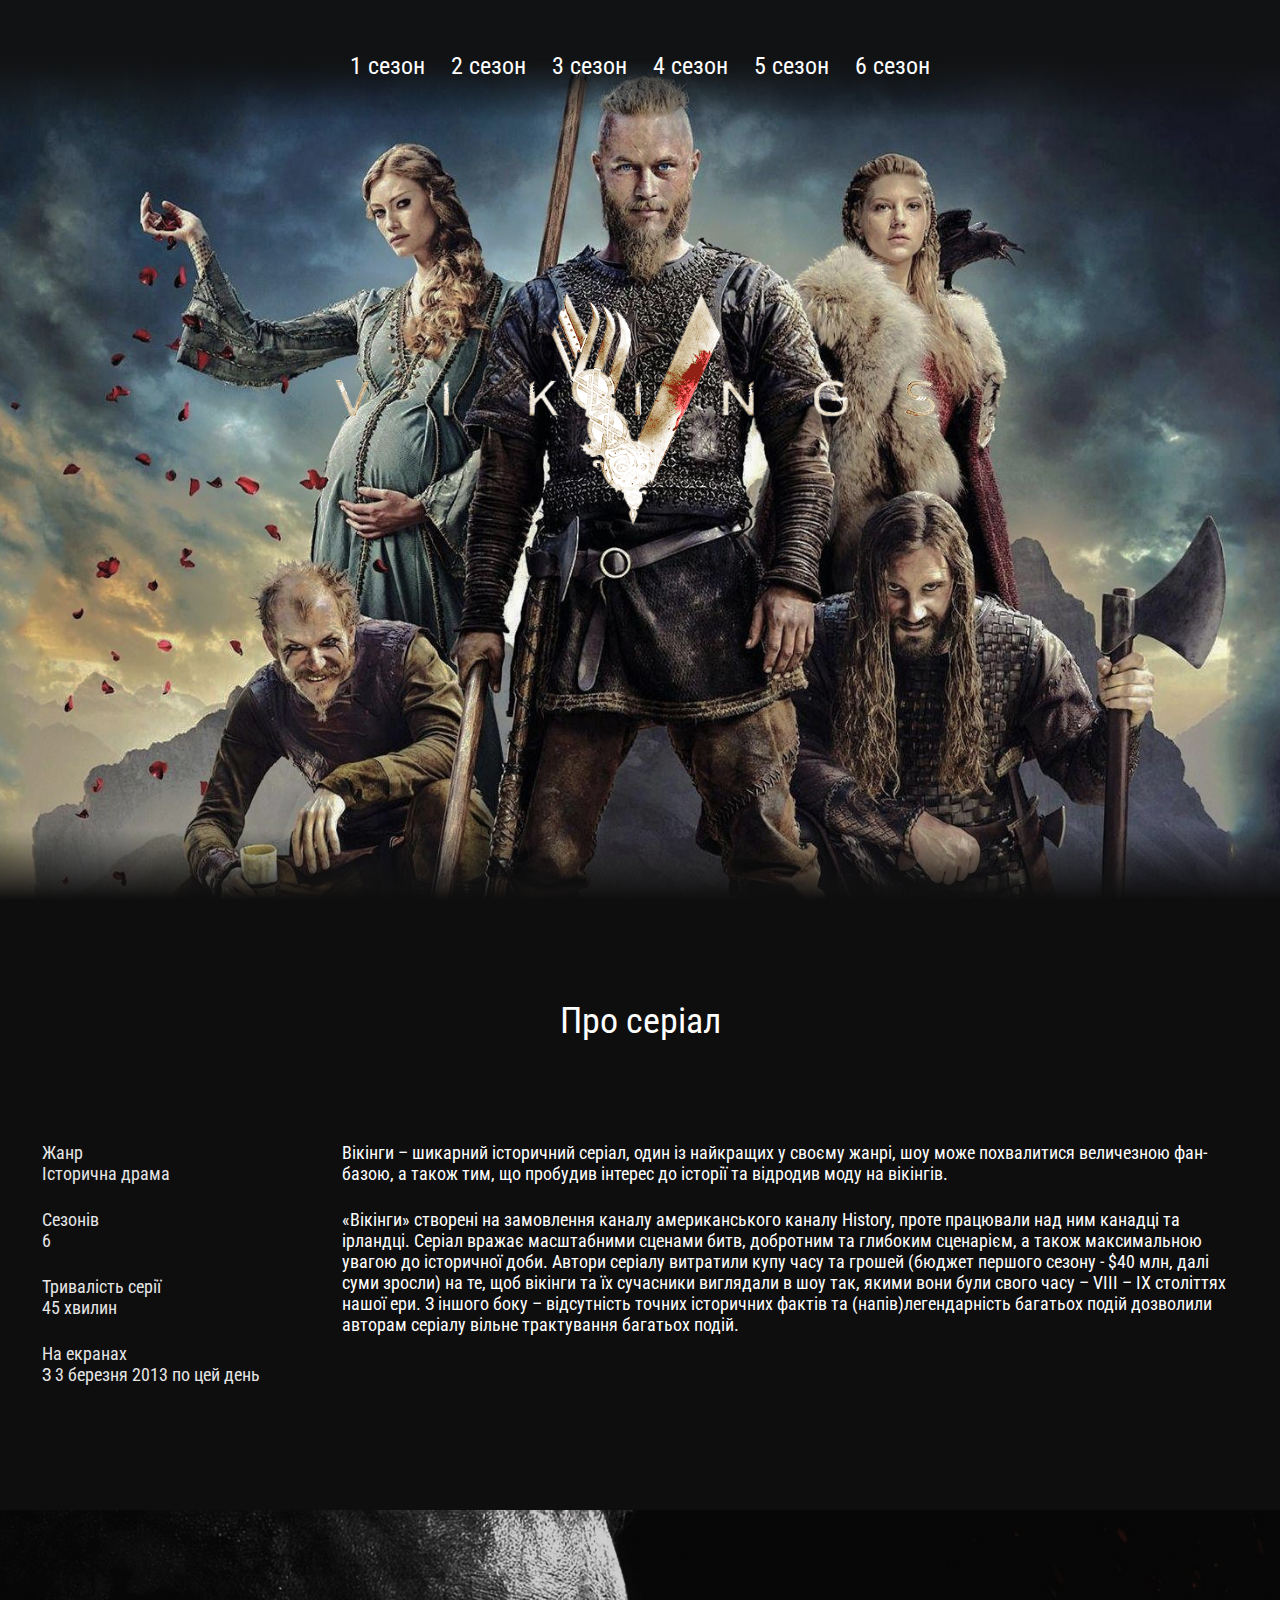
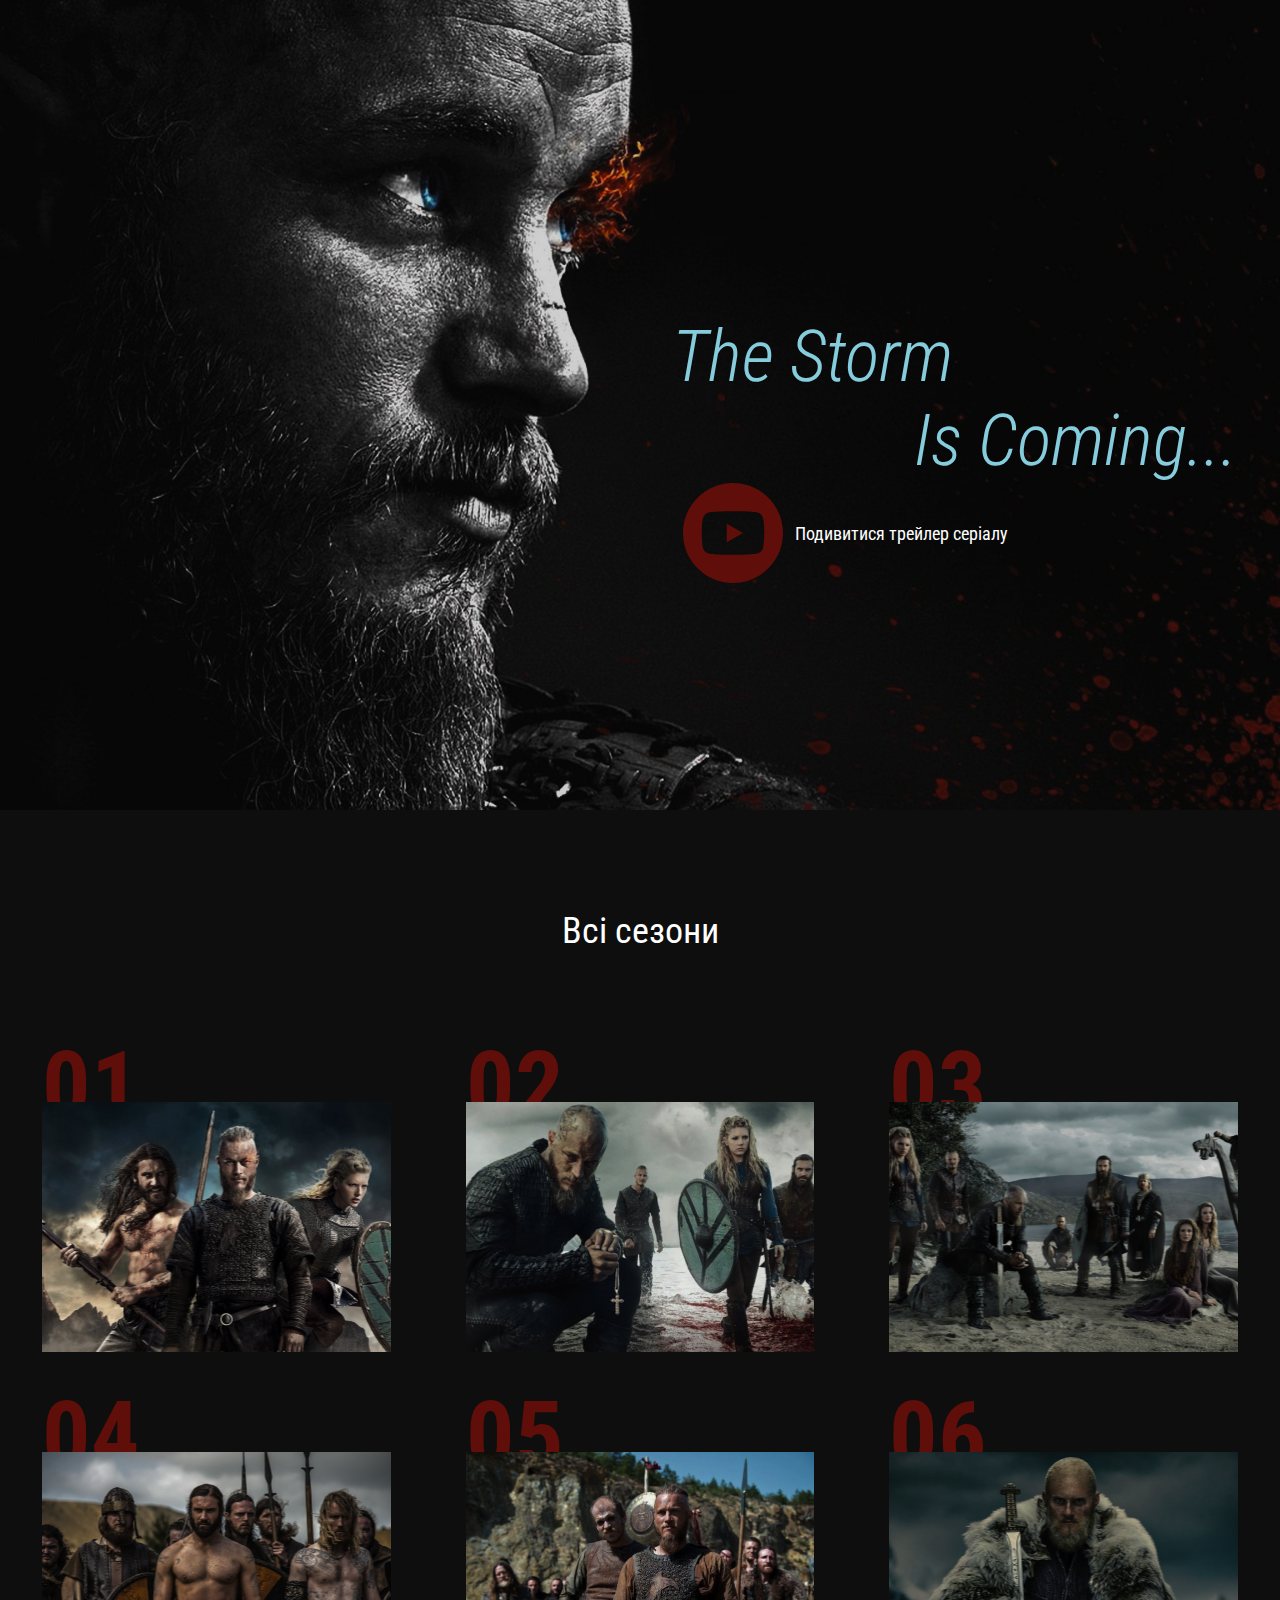
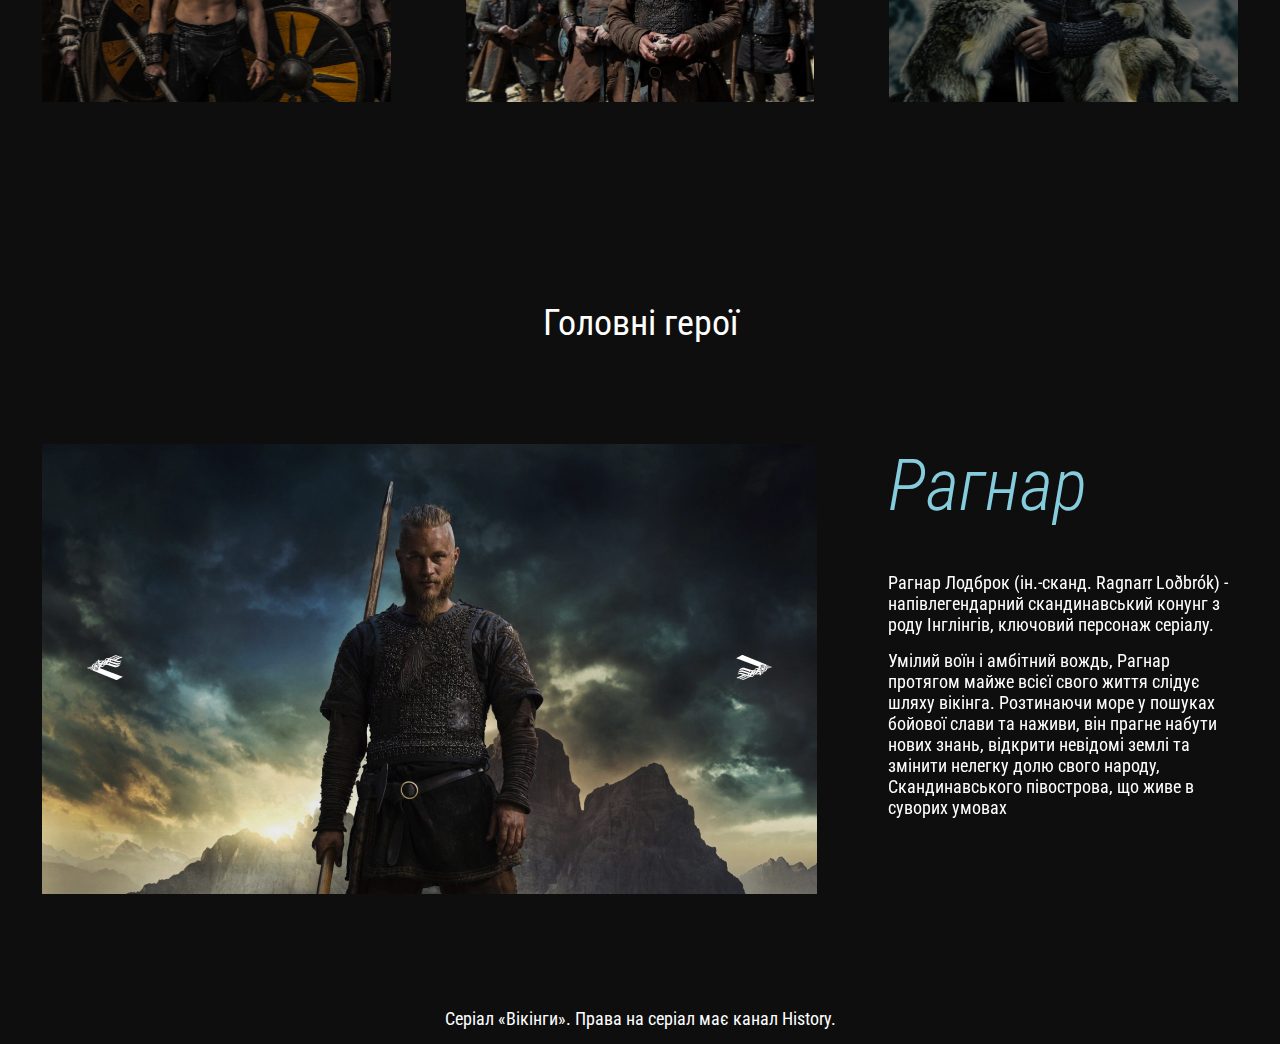
<file: index.html>
<!DOCTYPE html>
<html lang="uk">
  <head>
    <meta charset="UTF-8" />
    <meta name="viewport" content="width=device-width, initial-scale=1.0" />
    <meta http-equiv="X-UA-Compatible" content="ie=edge" />
    <title>Document</title>
    <link rel="preconnect" href="https://fonts.googleapis.com" />
    <link rel="preconnect" href="https://fonts.gstatic.com" crossorigin />
    <link
      href="https://fonts.googleapis.com/css2?family=Roboto+Condensed:ital,wght@0,400;0,700;1,300&display=swap"
      rel="stylesheet"
    />
    <link rel="stylesheet" href="css/reset.css" />
    <link rel="stylesheet" href="css/slick.css" />
    <link rel="stylesheet" href="css/jquery.fancybox.css" />
    <link rel="stylesheet" href="css/style.css" />
  </head>
  <body>
    <header class="header">
      <nav class="menu">
        <button class="menu__btn">
          <span></span>
        </button>
        <ul class="menu__list">
          <li class="menu__list-item">
            <a class="menu__list-link" href="season-1.html">1 cезон</a>
          </li>
          <li class="menu__list-item">
            <a class="menu__list-link" href="#">2 cезон</a>
          </li>
          <li class="menu__list-item">
            <a class="menu__list-link" href="#">3 cезон</a>
          </li>
          <li class="menu__list-item">
            <a class="menu__list-link" href="#">4 cезон</a>
          </li>
          <li class="menu__list-item">
            <a class="menu__list-link" href="#">5 cезон</a>
          </li>
          <li class="menu__list-item">
            <a class="menu__list-link" href="#">6 cезон</a>
          </li>
        </ul>
      </nav>
      <div class="logo">
        <img class="logo__img" src="images/logo.png" alt="logo" />
      </div>
    </header>

    <section class="about section-page">
      <div class="container">
        <h3 class="title">Про серіал</h3>
        <div class="about__inner">
          <ul class="about__info">
            <li class="about__info-item">
              Жанр
              <span>Історична драма</span>
            </li>
            <li class="about__info-item">
              Сезонів
              <span>6</span>
            </li>
            <li class="about__info-item">
              Тривалість серії
              <span>45 хвилин</span>
            </li>
            <li class="about__info-item">
              На екранах
              <span>З 3 березня 2013 по цей день</span>
            </li>
          </ul>
          <div class="about__text">
            <p>
              Вікінги – шикарний історичний серіал, один із найкращих у своєму
              жанрі, шоу може похвалитися величезною фан-базою, а також тим, що
              пробудив інтерес до історії та відродив моду на вікінгів.
            </p>
            <p>
              «Вікінги» створені на замовлення каналу американського каналу
              History, проте працювали над ним канадці та ірландці. Серіал
              вражає масштабними сценами битв, добротним та глибоким сценарієм,
              а також максимальною увагою до історичної доби. Автори серіалу
              витратили купу часу та грошей (бюджет першого сезону - $40 млн,
              далі суми зросли) на те, щоб вікінги та їх сучасники виглядали в
              шоу так, якими вони були свого часу – VIII – IX століттях нашої
              ери. З іншого боку – відсутність точних історичних фактів та
              (напів)легендарність багатьох подій дозволили авторам серіалу
              вільне трактування багатьох подій.
            </p>
          </div>
        </div>
      </div>
    </section>

    <section class="video">
      <div class="container">
        <h3 class="video__text">
          <span> The Storm </span>
          Is Coming...
        </h3>
        <a
          class="video__btn"
          data-fancybox
          href="https://youtu.be/UsKf1fUCEXc?autoplay=0"
        >
          Подивитися трейлер серіалу
        </a>
      </div>
    </section>

    <section class="seasons section-page">
      <div class="container">
        <h3 class="title">Всі сезони</h3>
        <ol class="seasons__inner">
          <li
            class="seasons__item"
            style="background-image: url(images/s01.jpg)"
          >
            <a class="seasons__link" href="season-1.html">Дивитися</a>
          </li>
          <li
            class="seasons__item"
            style="background-image: url(images/s02.jpg)"
          >
            <a class="seasons__link" href="#">Дивитися</a>
          </li>
          <li
            class="seasons__item"
            style="background-image: url(images/s03.jpg)"
          >
            <a class="seasons__link" href="#">Дивитися</a>
          </li>
          <li
            class="seasons__item"
            style="background-image: url(images/s04.jpg)"
          >
            <a class="seasons__link" href="#">Дивитися</a>
          </li>
          <li
            class="seasons__item"
            style="background-image: url(images/s05.jpg)"
          >
            <a class="seasons__link" href="#">Дивитися</a>
          </li>
          <li
            class="seasons__item"
            style="background-image: url(images/s06.jpg)"
          >
            <a class="seasons__link" href="#">Дивитися</a>
          </li>
        </ol>
      </div>
    </section>

    <section class="heroes section-page">
      <div class="container">
        <h3 class="title">Головні герої</h3>
        <div class="heroes__inner">
          <div class="heroes__slider-img">
            <img
              class="heroes__images"
              src="images/hero-1.jpg"
              alt="hero image"
            />
            <img
              class="heroes__images"
              src="images/hero-1.jpg"
              alt="hero image"
            />
            <img
              class="heroes__images"
              src="images/hero-1.jpg"
              alt="hero image"
            />
          </div>
          <div class="heroes__slider-text">
            <div class="heroes__text">
              <h4 class="heroes__name">Рагнар</h4>
              <p>
                Рагнар Лодброк (ін.-сканд. Ragnarr Loðbrók) - напівлегендарний
                скандинавський конунг з роду Інглінгів, ключовий персонаж
                серіалу.
              </p>
              <p>
                Умілий воїн і амбітний вождь, Рагнар протягом майже всієї свого
                життя слідує шляху вікінга. Розтинаючи море у пошуках бойової
                слави та наживи, він прагне набути нових знань, відкрити
                невідомі землі та змінити нелегку долю свого народу,
                Скандинавського півострова, що живе в суворих умовах
              </p>
            </div>
            <div class="heroes__text">
              <h4 class="heroes__name">Лагерта</h4>
              <p>
                Рагнар Лодброк (ін.-сканд. Ragnarr Loðbrók) - напівлегендарний
                скандинавський конунг з роду Інглінгів, ключовий персонаж
                серіалу.
              </p>
              <p>
                Умілий воїн і амбітний вождь, Рагнар протягом майже всієї свого
                життя слідує шляху вікінга. Розтинаючи море у пошуках бойової
                слави та наживи, він прагне набути нових знань, відкрити
                невідомі землі та змінити нелегку долю свого народу,
                Скандинавського півострова, що живе в суворих умовах
              </p>
            </div>
            <div class="heroes__text">
              <h4 class="heroes__name">Рагнар3</h4>
              <p>
                Рагнар Лодброк (ін.-сканд. Ragnarr Loðbrók) - напівлегендарний
                скандинавський конунг з роду Інглінгів, ключовий персонаж
                серіалу.
              </p>
              <p>
                Умілий воїн і амбітний вождь, Рагнар протягом майже всієї свого
                життя слідує шляху вікінга. Розтинаючи море у пошуках бойової
                слави та наживи, він прагне набути нових знань, відкрити
                невідомі землі та змінити нелегку долю свого народу,
                Скандинавського півострова, що живе в суворих умовах
              </p>
            </div>
          </div>
        </div>
      </div>
    </section>

    <footer class="footer">
      <div class="container">
        <p class="copy">Серіал «Вікінги». Права на серіал має канал History.</p>
      </div>
    </footer>

    <script src="https://ajax.googleapis.com/ajax/libs/jquery/3.4.1/jquery.min.js"></script>
    <script src="js/slick.min.js"></script>
    <script src="js/jquery.fancybox.min.js"></script>
    <script src="js/main.js"></script>
  </body>
</html>
</file>
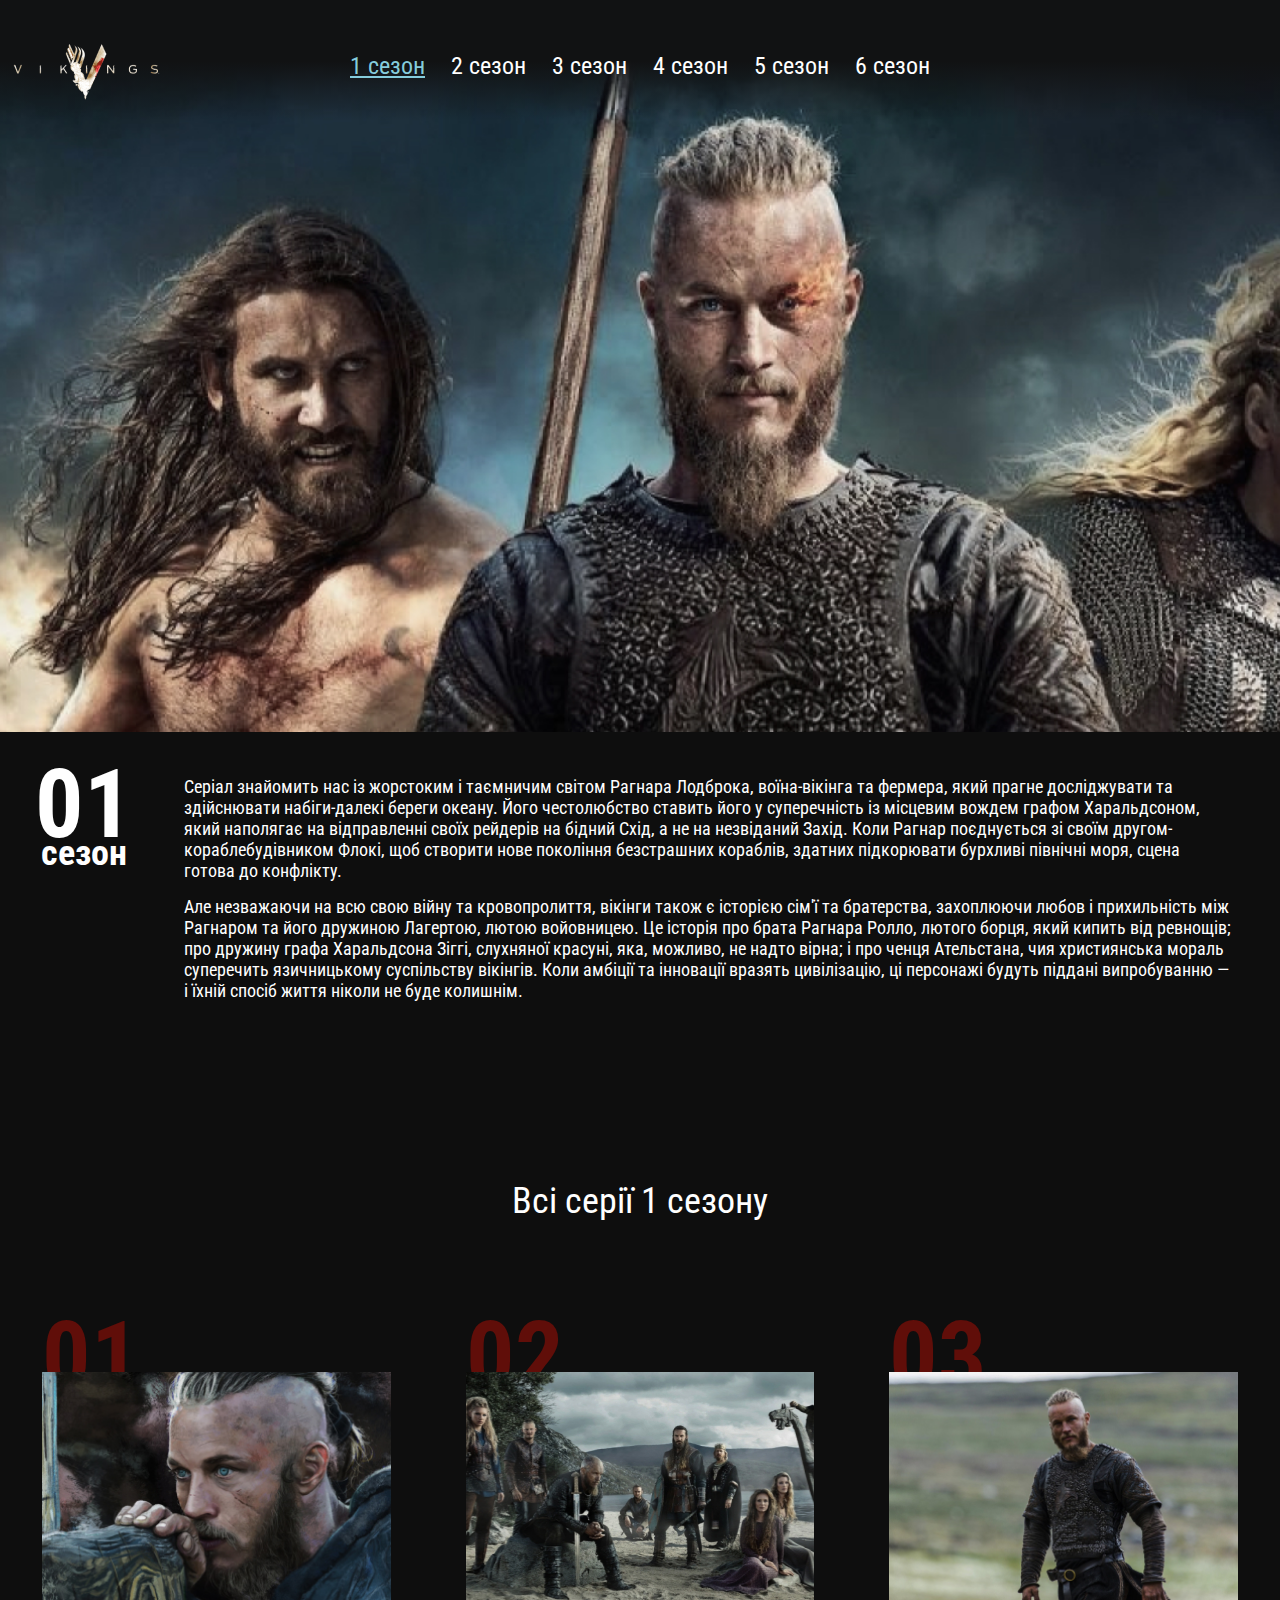
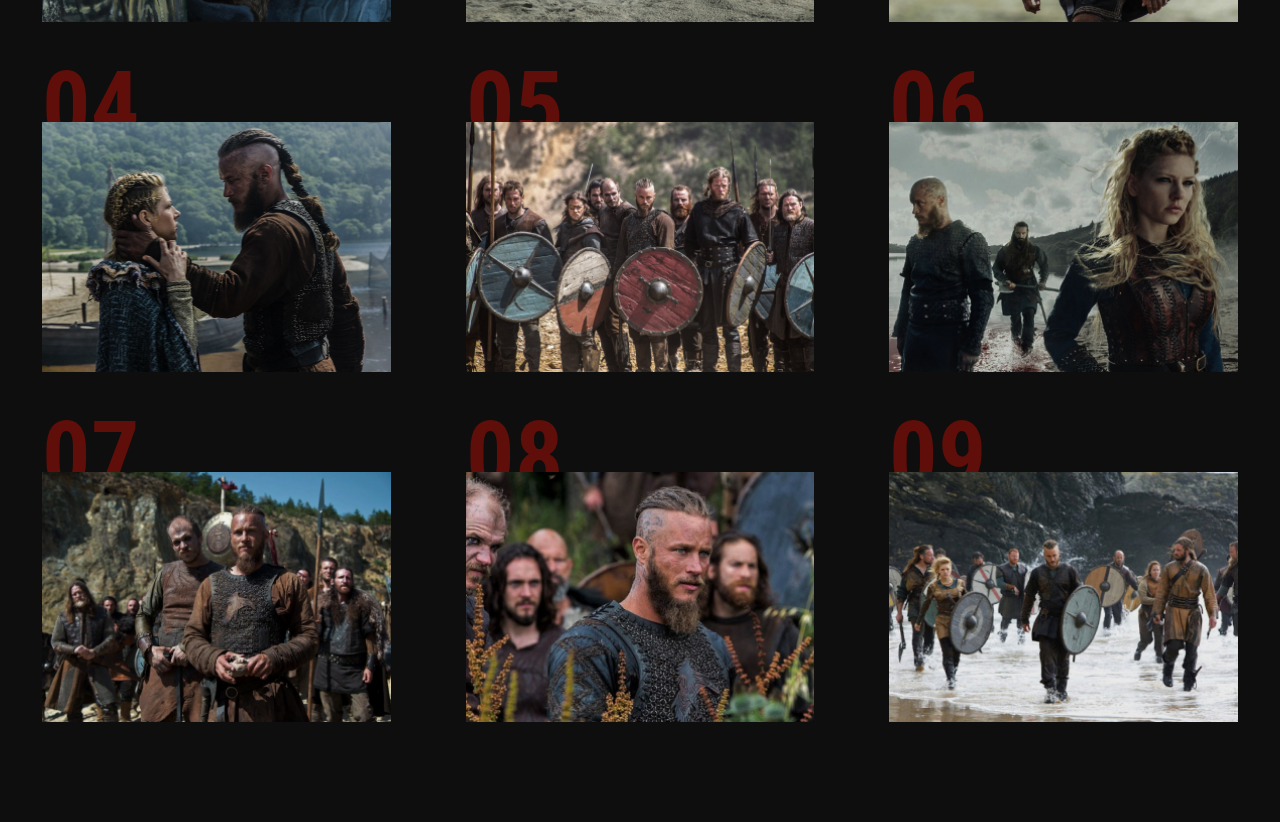
<file: season-1.html>
<!DOCTYPE html>
<html lang="uk">
  <head>
    <meta charset="UTF-8" />
    <meta name="viewport" content="width=device-width, initial-scale=1.0" />
    <meta http-equiv="X-UA-Compatible" content="ie=edge" />
    <title>Document</title>
    <link rel="preconnect" href="https://fonts.googleapis.com" />
    <link rel="preconnect" href="https://fonts.gstatic.com" crossorigin />
    <link
      href="https://fonts.googleapis.com/css2?family=Roboto+Condensed:ital,wght@0,400;0,700;1,300&display=swap"
      rel="stylesheet"
    />
    <link rel="stylesheet" href="css/reset.css" />
    <link rel="stylesheet" href="css/jquery.fancybox.css" />
    <link rel="stylesheet" href="css/style.css" />
  </head>
  <body>
    <header class="page-header">
      <nav class="menu">
        <button class="menu__btn"><span></span></button>
        <div class="menu__container">
          <a class="page-logo" href="index.html">
            <img src="images/page-logo.png" alt="logo" />
          </a>
          <ul class="menu__list">
            <li class="menu__list-item">
              <a class="menu__list-link menu__list-link--active" href="#">
                1 cезон
              </a>
            </li>
            <li class="menu__list-item">
              <a class="menu__list-link" href="#">2 cезон</a>
            </li>
            <li class="menu__list-item">
              <a class="menu__list-link" href="#">3 cезон</a>
            </li>
            <li class="menu__list-item">
              <a class="menu__list-link" href="#">4 cезон</a>
            </li>
            <li class="menu__list-item">
              <a class="menu__list-link" href="#">5 cезон</a>
            </li>
            <li class="menu__list-item">
              <a class="menu__list-link" href="#">6 cезон</a>
            </li>
          </ul>
        </div>
      </nav>

      <div class="season-info">
        <div class="season-info__num">
          01
          <span>сезон</span>
        </div>
        <div class="season-info__text">
          <p>
            Серіал знайомить нас із жорстоким і таємничим світом Рагнара
            Лодброка, воїна-вікінга та фермера, який прагне досліджувати та
            здійснювати набіги-далекі береги океану. Його честолюбство ставить
            його у суперечність із місцевим вождем графом Харальдсоном, який
            наполягає на відправленні своїх рейдерів на бідний Схід, а не на
            незвіданий Захід. Коли Рагнар поєднується зі своїм
            другом-кораблебудівником Флокі, щоб створити нове покоління
            безстрашних кораблів, здатних підкорювати бурхливі північні моря,
            сцена готова до конфлікту.
          </p>
          <p>
            Але незважаючи на всю свою війну та кровопролиття, вікінги також є
            історією сім'ї та братерства, захоплюючи любов і прихильність між
            Рагнаром та його дружиною Лагертою, лютою войовницею. Це історія про
            брата Рагнара Ролло, лютого борця, який кипить від ревнощів; про
            дружину графа Харальдсона Зіггі, слухняної красуні, яка, можливо, не
            надто вірна; і про ченця Ательстана, чия християнська мораль
            суперечить язичницькому суспільству вікінгів. Коли амбіції та
            інновації вразять цивілізацію, ці персонажі будуть піддані
            випробуванню — і їхній спосіб життя ніколи не буде колишнім.
          </p>
        </div>
      </div>
    </header>

    <section class="seasons section-page">
      <div class="container">
        <h3 class="title">Всі серії 1 сезону</h3>
        <ol class="seasons__inner">
          <li
            class="seasons__item"
            style="background-image: url(images/ep-01.jpg)"
          >
            <a
              class="seasons__link"
              data-fancybox="gallery"
              href="https://youtu.be/UsKf1fUCEXc?autoplay=0"
              >Дивитися</a
            >
          </li>
          <li
            class="seasons__item"
            style="background-image: url(images/ep-02.jpg)"
          >
            <a
              class="seasons__link"
              data-fancybox="gallery"
              href="https://youtu.be/UsKf1fUCEXc?autoplay=0"
              >Дивитися</a
            >
          </li>
          <li
            class="seasons__item"
            style="background-image: url(images/ep-03.jpg)"
          >
            <a
              class="seasons__link"
              data-fancybox="gallery"
              href="https://youtu.be/UsKf1fUCEXc?autoplay=0"
              >Дивитися</a
            >
          </li>
          <li
            class="seasons__item"
            style="background-image: url(images/ep-04.jpg)"
          >
            <a
              class="seasons__link"
              data-fancybox="gallery"
              href="https://youtu.be/UsKf1fUCEXc?autoplay=0"
              >Дивитися</a
            >
          </li>
          <li
            class="seasons__item"
            style="background-image: url(images/ep-05.jpg)"
          >
            <a
              class="seasons__link"
              data-fancybox="gallery"
              href="https://youtu.be/UsKf1fUCEXc?autoplay=0"
              >Дивитися</a
            >
          </li>
          <li
            class="seasons__item"
            style="background-image: url(images/ep-06.jpg)"
          >
            <a
              class="seasons__link"
              data-fancybox="gallery"
              href="https://youtu.be/UsKf1fUCEXc?autoplay=0"
              >Дивитися</a
            >
          </li>
          <li
            class="seasons__item"
            style="background-image: url(images/ep-07.jpg)"
          >
            <a
              class="seasons__link"
              data-fancybox="gallery"
              href="https://youtu.be/UsKf1fUCEXc?autoplay=0"
              >Дивитися</a
            >
          </li>
          <li
            class="seasons__item"
            style="background-image: url(images/ep-08.jpg)"
          >
            <a
              class="seasons__link"
              data-fancybox="gallery"
              href="https://youtu.be/UsKf1fUCEXc?autoplay=0"
              >Дивитися</a
            >
          </li>
          <li
            class="seasons__item"
            style="background-image: url(images/ep-09.jpg)"
          >
            <a
              class="seasons__link"
              data-fancybox="gallery"
              href="https://youtu.be/UsKf1fUCEXc?autoplay=0"
              >Дивитися</a
            >
          </li>
        </ol>
      </div>
    </section>

    <script src="https://ajax.googleapis.com/ajax/libs/jquery/3.4.1/jquery.min.js"></script>
    <script src="js/slick.min.js"></script>
    <script src="js/jquery.fancybox.min.js"></script>
    <script src="js/main.js"></script>
  </body>
</html>
</file>
<file: css/style.css>
* {
  box-sizing: border-box;
}

body {
  font-family: "Roboto Condensed", sans-serif;
  font-size: 18px;
  line-height: 21px;
  font-weight: 400;
  color: #fff;
  background-color: #0e0e0e;
}

a {
  color: inherit;
  text-decoration: none;
}

ul {
  list-style: none;
}

.container {
  max-width: 1220px;
  padding: 0 12px;
  margin: 0 auto;
}

.section-page {
  padding: 100px 0;
}

.title {
  margin-bottom: 100px;
  text-align: center;
  font-size: 36px;
  font-weight: 400;
  line-height: 42px;
}

.header {
  background-image: url("../images/header-bg.jpg");
  background-repeat: no-repeat;
  background-size: cover;
  background-position: center 50px;
  height: 100vh;
  text-align: center;
  position: relative;
}

.header::after {
  content: "";
  position: absolute;
  left: 0;
  bottom: 0;
  width: 100%;
  height: 70px;
  background: linear-gradient(
    180deg,
    #0e0e0e 0%,
    rgba(17, 17, 17, 0.850295) 16.53%,
    rgba(32, 31, 33, 0) 100%
  );
  transform: rotate(180deg);
}

.menu {
  position: relative;
  padding: 50px 0 58px;
  background: linear-gradient(
    180deg,
    #111213 0%,
    #111213 43.62%,
    rgba(32, 31, 33, 0) 86.33%
  );
}

.menu__btn {
  display: none;
}

.menu__list {
  display: flex;
  justify-content: center;
}

.menu__list-item {
  padding: 0 13px;
}

.menu__list-link {
  font-size: 36px;
  line-height: 42px;
}

.menu__list-link:hover,
.menu__list-link--active {
  color: #85ccdc;
  text-decoration: underline;
}

.logo {
  padding-top: 17vh;
}

.about__inner {
  display: flex;
}

.about__info {
  width: 375px;
  margin-right: 50px;
  flex: none;
}

.about__info-item {
  margin-bottom: 25px;
  color: #e5e5e5;
}

.about__info-item span {
  display: block;
}

.about__text p {
  margin-bottom: 25px;
}

.video {
  background-image: url(../images/video-bg.jpg);
  background-repeat: no-repeat;
  background-size: cover;
  background-position: center center;
  height: 100vh;
  text-align: right;
}

.video__text {
  padding-top: 45vh;
  margin-bottom: 40px;
  font-size: 72px;
  font-weight: 300;
  line-height: 84px;
  font-style: italic;
  color: #85ccdc;
}

.video__text span {
  display: block;
  padding-right: 285px;
}

.video__btn {
  padding-left: 112px;
  position: relative;
  margin-right: 230px;
}

.video__btn::before {
  content: "";
  position: absolute;
  width: 100px;
  height: 100px;
  top: -40px;
  left: 0;
  background-image: url(../images/play.svg);
}

.seasons__inner {
  display: grid;
  grid-template-columns: repeat(auto-fill, minmax(284px, 1fr));
  grid-gap: 100px 75px;
  counter-reset: number;
  padding-top: 50px;
}

.seasons__item {
  height: 250px;
  background-repeat: no-repeat;
  background-size: cover;
  background-position: center center;
  list-style: none;
  position: relative;
  display: flex;
  justify-content: center;
  align-items: center;
}

.seasons__item:hover .seasons__link {
  opacity: 1;
}

.seasons__item::before {
  content: "0" counter(number);
  counter-increment: number;
  position: absolute;
  top: -72px;
  left: 0;
  z-index: -1;
  font-size: 96px;
  font-weight: bold;
  line-height: 112px;
  color: #600e09;
}

.seasons__item:nth-child(n + 10)::before {
  content: counter(number);
}

.seasons__item:hover::after {
  content: "";
  position: absolute;
  top: 0;
  bottom: 0;
  left: 0;
  right: 0;
  background-color: rgba(14, 14, 14, 0.8);
}

.seasons__link {
  font-size: 36px;
  line-height: 42px;
  padding: 12px 78px 11px;
  background-color: #0e0e0e;
  opacity: 0;
  transition: all 0.3s;
  z-index: 2;
}

.heroes__inner {
  display: flex;
  justify-content: space-between;
}

.heroes__slider-img {
  max-width: 775px;
}

.heroes__slider-text {
  max-width: 350px;
}

.slick-btn {
  position: absolute;
  top: 50%;
  transform: translateY(-50%);
  border: none;
  background-color: transparent;
  cursor: pointer;
  z-index: 5;
}

.slick-prev {
  left: 38px;
}

.slick-next {
  right: 38px;
}

.heroes__name {
  margin-bottom: 44px;
  font-size: 72px;
  font-weight: 300;
  line-height: 84px;
  font-style: italic;
  color: #85ccdc;
}

.heroes__text p {
  margin-bottom: 15px;
}

.copy {
  padding: 14px 0 15px;
  text-align: center;
}

/** start SEASON 1 **/

.page-header {
  background-image: url(../images/season-1-bg.jpg);
  background-repeat: no-repeat;
  background-size: cover;
  background-position: center center;
  height: 90vh;
  position: relative;
}

.menu__container {
  max-width: 1385px;
  margin: 0 auto;
  position: relative;
}

.page-logo {
  position: absolute;
  left: 0;
}

.season-info {
  position: absolute;
  bottom: 0;
  left: 0;
  right: 0;
  max-width: 1385px;
  display: flex;
  padding: 44px 47px 64px 35px;
  margin: 0 auto;
  background-color: #0e0e0e;
}

.season-info__num {
  font-size: 96px;
  font-weight: bold;
  line-height: 56px;
  text-align: center;
  margin-right: 51px;
}

.season-info__num span {
  display: block;
  font-size: 36px;
  line-height: 42px;
}

.season-info__text p {
  margin-bottom: 15px;
}

/** end SEASON 1 **/

/* start media  */

@media (max-width: 1420px) {
  .page-logo {
    top: -6px;
    left: 10px;
  }
}

@media (max-width: 1366px) {
  .logo__img {
    width: 50%;
  }
  .menu__list-link {
    font-size: 24px;
    line-height: 32px;
  }
  .about__info {
    width: 250px;
  }
  .page-header {
    height: 120vh;
  }
}

@media (max-width: 1200px) {
  .heroes__inner {
    display: block;
  }
  .heroes__slider-text {
    max-width: 100%;
    padding-top: 50px;
  }
  .heroes__slider-img {
    max-width: 100%;
  }
}

@media (max-width: 1088px) {
  .seasons__item {
    height: 340px;
  }
}

@media (max-width: 992px) {
  .page-logo {
    display: none;
  }
}

@media (max-width: 768px) {
  .about__inner {
    display: block;
  }
  .section-page {
    padding: 50px 0;
  }
  .title {
    margin-bottom: 50px;
    font-size: 28px;
    line-height: 36px;
  }

  body {
    font-size: 16px;
    line-height: 19px;
  }

  .video__text {
    font-size: 48px;
    line-height: 56px;
  }

  .video__text span {
    padding-right: 200px;
  }

  .video__btn {
    margin-right: 0;
    padding-left: 62px;
  }
  .video__btn::before {
    width: 50px;
    height: 50px;
    background-size: cover;
    top: -16px;
  }
  .seasons__inner {
    grid-gap: 80px 35px;
  }
  .heroes__name {
    font-size: 46px;
    line-height: 56px;
    margin-bottom: 25px;
  }
  .season-info {
    display: block;
    padding: 30px 10px 0px 10px;
  }
  .season-info__num {
    text-align-last: left;
    font-size: 50px;
    line-height: 26px;
    margin-bottom: 15px;
  }
  .season-info__num span {
    font-size: 25px;
    line-height: 32px;
  }
}

@media (max-width: 640px) {
  .menu {
    padding: 0;
    text-align: center;
    background: linear-gradient(
      180deg,
      #111213 0%,
      #111213 10%,
      rgba(32, 31, 33, 0) 86.33%
    );
  }
  .menu__list {
    display: block;
    transform: translateY(-150%);
    transition: all 0.3s;
  }
  .menu__list.menu__list--active {
    padding: 100px 0 50px;
    transform: translateY(0%);
    background-color: #0e0e0e;
  }

  .menu__list-link {
    display: block;
    padding: 10px 0;
  }
  .logo {
    padding-top: 21vh;
  }
  .page-logo {
    display: block;
    top: 22px;
    z-index: 10;
  }
  .menu__btn {
    display: flex;
    align-items: center;
    width: 50px;
    height: 40px;
    cursor: pointer;
    position: absolute;
    top: 20px;
    right: 10px;
    z-index: 10;
    background-color: transparent;
    border: none;
    padding: 0;
  }

  .menu__btn span {
    width: 100%;
    height: 5px;
    background-color: #fff;
  }

  .menu__btn::after,
  .menu__btn::before {
    content: "";
    width: 100%;
    height: 5px;
    background-color: #fff;
    position: absolute;
  }

  .menu__btn::before {
    top: 0;
    left: 0;
  }
  .menu__btn::after {
    left: 0;
    bottom: 0;
  }
  .page-header {
    height: 160vh;
  }
}

@media (max-width: 414px) {
  .seasons__item {
    height: 203px;
  }
}

@media (max-width: 374px) {
  .page-header {
    height: 200vh;
  }
}

/* end media */
</file>
